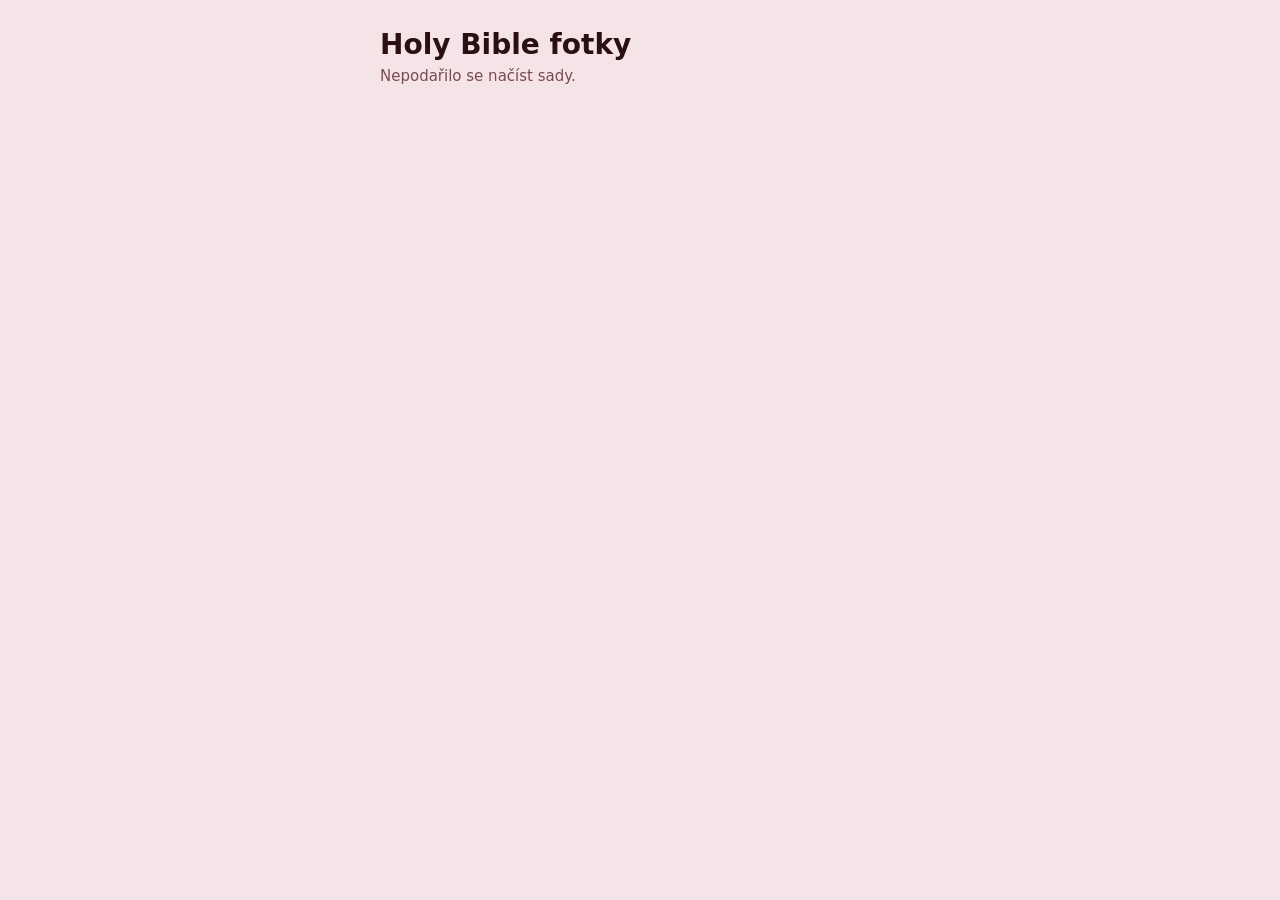
<file: index.html>
<!doctype html><html lang="cs"><head><meta charset="utf-8"><meta name="viewport" content="width=device-width,initial-scale=1"><meta name="robots" content="noindex,nofollow"><title>Holy Bible fotky</title>
<style>
body{margin:0;background:#F4E4E7;font-family:-apple-system,system-ui,sans-serif;color:#2A0F14}
main{max-width:520px;margin:0 auto;padding:28px 16px 60px}
h1{font-size:28px;margin:0 0 6px}p.d{margin:0 0 22px;color:#7a4a54;font-size:15px}
.s{background:#FBF6F3;border-radius:22px;padding:14px;margin:0 0 12px;display:flex;align-items:center;gap:12px}
.s img{width:54px;height:72px;object-fit:cover;border-radius:10px;flex-shrink:0}
.s div{flex:1;min-width:0}.s b{display:block;font-size:17px}.s small{color:#8a6a70;font-size:13px}
.s button{border:0;border-radius:14px;padding:12px 14px;background:#5A1A26;color:#fff;font-weight:700;font-size:15px;flex-shrink:0}
.s button:disabled{opacity:.6}.s button.ok{background:#2A0F14}.s button.cp{background:#fff;color:#2A0F14;box-shadow:inset 0 0 0 1.5px rgba(90,26,38,.25)}
</style></head><body><main><h1>Holy Bible fotky</h1><p class="d" id="d">Klepni na Uložit, počkej, klepni znovu a dej „Uložit 7 obrázků“. Popisek zkopíruje text s hashtagy.</p><div id="l"></div></main>
<script>
const R='https://raw.githubusercontent.com/ulet-app/couplebait-web/claude/project-thread-xwc9zt/';
fetch(R+'sets.json?'+Date.now()).then(r=>r.json()).then(j=>{const v=Date.now();document.getElementById('d').textContent='Sady z '+j.date.split('-').reverse().join('. ')+'. Klepni na Uložit, počkej, klepni znovu a dej „Uložit 7 obrázků“. Popisek zkopíruje text s hashtagy.';
j.sets.forEach((name,k)=>{const n=k+1,el=document.createElement('div');el.className='s';
el.innerHTML=`<img src="${R}${n}/1.jpg?${v}" alt=""><div><b>${n}. ${name}</b><small>7 fotek</small></div><button type="button">Uložit</button><button type="button" class="cp">Popisek</button>`;
const cp=el.querySelector('.cp');cp.onclick=async()=>{try{await navigator.clipboard.writeText(j.captions[k]);cp.textContent='Zkopírováno ✓'}catch(e){cp.textContent='Nejde'}setTimeout(()=>cp.textContent='Popisek',2000)};const b=el.querySelector('button'),sm=el.querySelector('small');let files=null;
b.onclick=async()=>{if(!files){b.disabled=true;sm.textContent='Načítám…';try{const a=[];for(let i=1;i<=7;i++){const r=await fetch(`${R}${n}/${i}.jpg?${v}`);if(!r.ok)throw 0;a.push(new File([await r.blob()],`${n}-${i}.jpg`,{type:'image/jpeg'}))}
 if(!navigator.canShare||!navigator.canShare({files:a})){sm.textContent='Tady to nejde, otevři v Safari.';b.disabled=false;return}files=a;b.textContent='Do Fotek';b.classList.add('ok');sm.textContent='Klepni znovu';}catch(e){sm.textContent='Chyba načtení, zkus znovu.'}b.disabled=false;return}
 try{await navigator.share({files});sm.textContent='Hotovo ✓'}catch(e){sm.textContent=e.name==='AbortError'?'Zrušeno':'Chyba: '+e.name}};
document.getElementById('l').appendChild(el)})}).catch(()=>{document.getElementById('d').textContent='Nepodařilo se načíst sady.'});
</script></body></html>
</file>
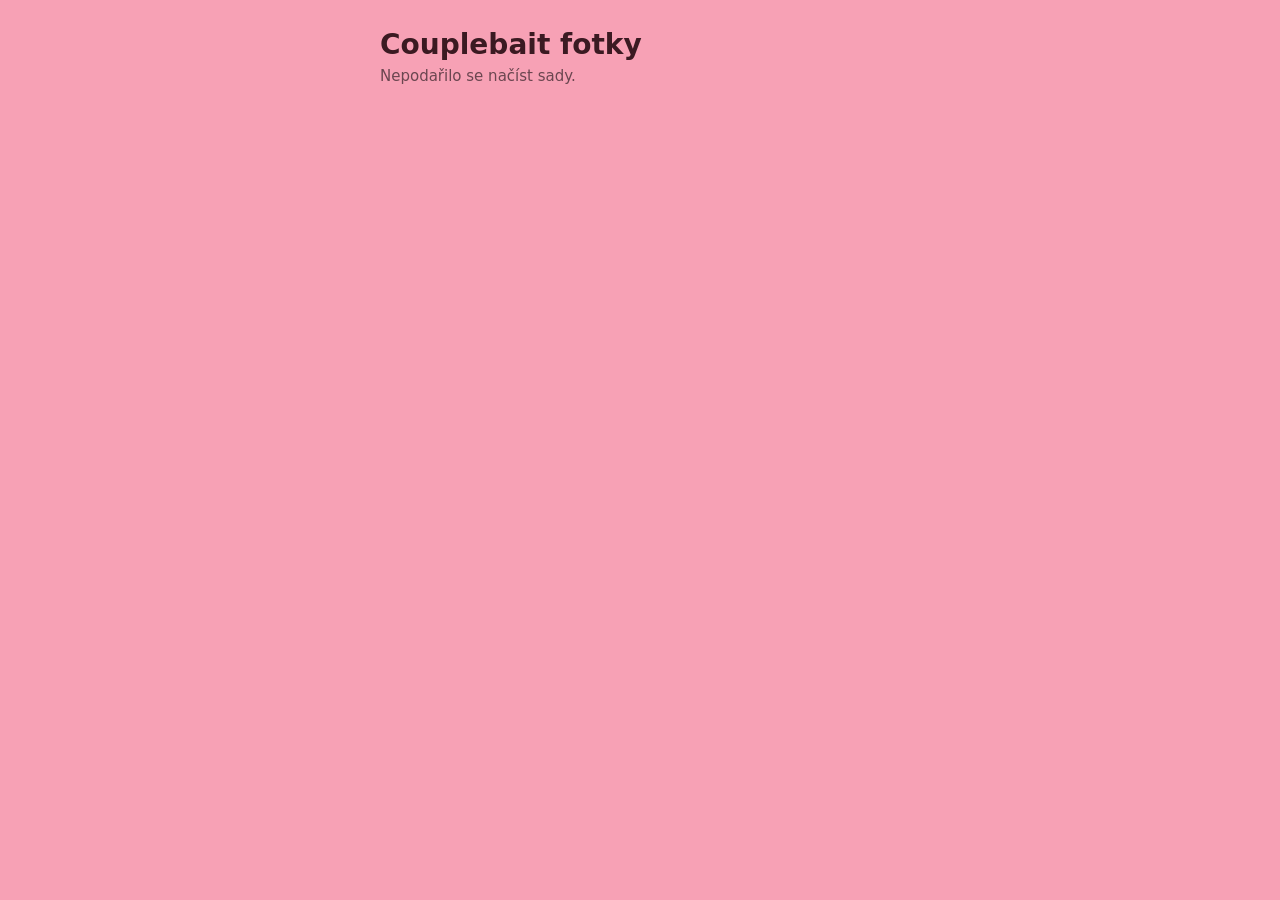
<file: fotky/index.html>
<!doctype html><html lang="cs"><head><meta charset="utf-8"><meta name="viewport" content="width=device-width,initial-scale=1"><meta name="robots" content="noindex,nofollow"><title>Couplebait fotky</title>
<style>
body{margin:0;background:#F7A1B5;font-family:-apple-system,system-ui,sans-serif;color:#3B1A22}
main{max-width:520px;margin:0 auto;padding:28px 16px 60px}
h1{font-size:28px;margin:0 0 6px}p.d{margin:0 0 22px;color:#6b4650;font-size:15px}
.s{background:#FFF8F5;border-radius:22px;padding:14px;margin:0 0 12px;display:flex;align-items:center;gap:12px}
.s img{width:54px;height:72px;object-fit:cover;border-radius:10px;flex-shrink:0}
.s div{flex:1;min-width:0}.s b{display:block;font-size:17px}.s small{color:#8A6A70;font-size:13px}
.s button{border:0;border-radius:14px;padding:12px 14px;background:#E8436A;color:#fff;font-weight:700;font-size:15px;flex-shrink:0}
.s button:disabled{opacity:.6}.s button.ok{background:#3B1A22}.s button.cp{background:#fff;color:#3B1A22;box-shadow:inset 0 0 0 1.5px rgba(59,26,34,.2)}
</style></head><body><main><h1>Couplebait fotky</h1><p class="d" id="d">Klepni na Uložit, počkej, klepni znovu a dej „Uložit 7 obrázků“. Popisek zkopíruje text s hashtagy.</p><div id="l"></div></main>
<script>
const R='https://raw.githubusercontent.com/ulet-app/couplebait-web/claude/project-thread-qf01mp/';
fetch(R+'sets.json?'+Date.now()).then(r=>r.json()).then(j=>{const v=Date.now();document.getElementById('d').textContent='Sady z '+j.date.split('-').reverse().join('. ')+'. Klepni na Uložit, počkej, klepni znovu a dej „Uložit 7 obrázků“. Popisek zkopíruje text s hashtagy.';
j.sets.forEach((name,k)=>{const n=k+1,el=document.createElement('div');el.className='s';
el.innerHTML=`<img src="${R}${n}/1.jpg?${v}" alt=""><div><b>${n}. ${name}</b><small>7 fotek</small></div><button type="button">Uložit</button><button type="button" class="cp">Popisek</button>`;
const cp=el.querySelector('.cp');cp.onclick=async()=>{try{await navigator.clipboard.writeText(j.captions[k]);cp.textContent='Zkopírováno ✓'}catch(e){cp.textContent='Nejde'}setTimeout(()=>cp.textContent='Popisek',2000)};const b=el.querySelector('button'),sm=el.querySelector('small');let files=null;
b.onclick=async()=>{if(!files){b.disabled=true;sm.textContent='Načítám…';try{const a=[];for(let i=1;i<=7;i++){const r=await fetch(`${R}${n}/${i}.jpg?${v}`);if(!r.ok)throw 0;a.push(new File([await r.blob()],`${n}-${i}.jpg`,{type:'image/jpeg'}))}
 if(!navigator.canShare||!navigator.canShare({files:a})){sm.textContent='Tady to nejde, otevři v Safari.';b.disabled=false;return}files=a;b.textContent='Do Fotek';b.classList.add('ok');sm.textContent='Klepni znovu';}catch(e){sm.textContent='Chyba načtení, zkus znovu.'}b.disabled=false;return}
 try{await navigator.share({files});sm.textContent='Hotovo ✓'}catch(e){sm.textContent=e.name==='AbortError'?'Zrušeno':'Chyba: '+e.name}};
document.getElementById('l').appendChild(el)})}).catch(()=>{document.getElementById('d').textContent='Nepodařilo se načíst sady.'});
</script></body></html>
</file>
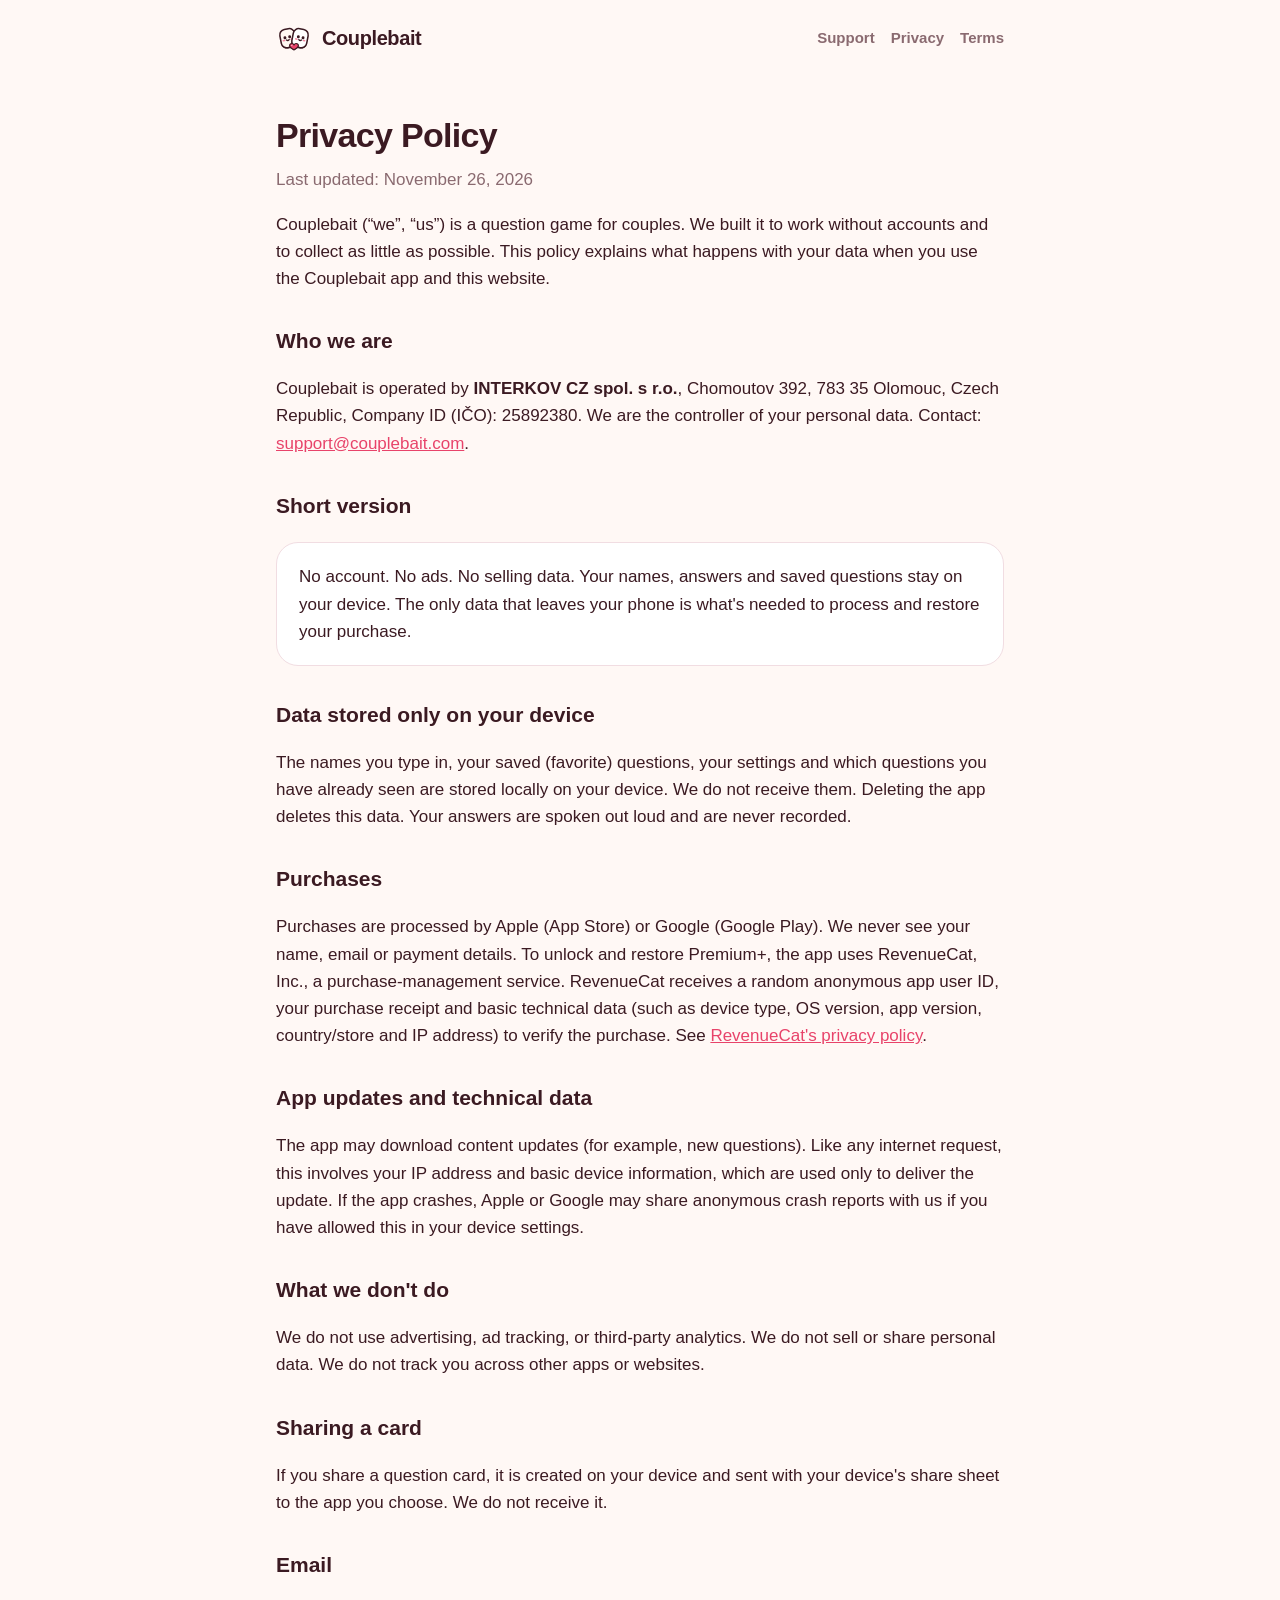
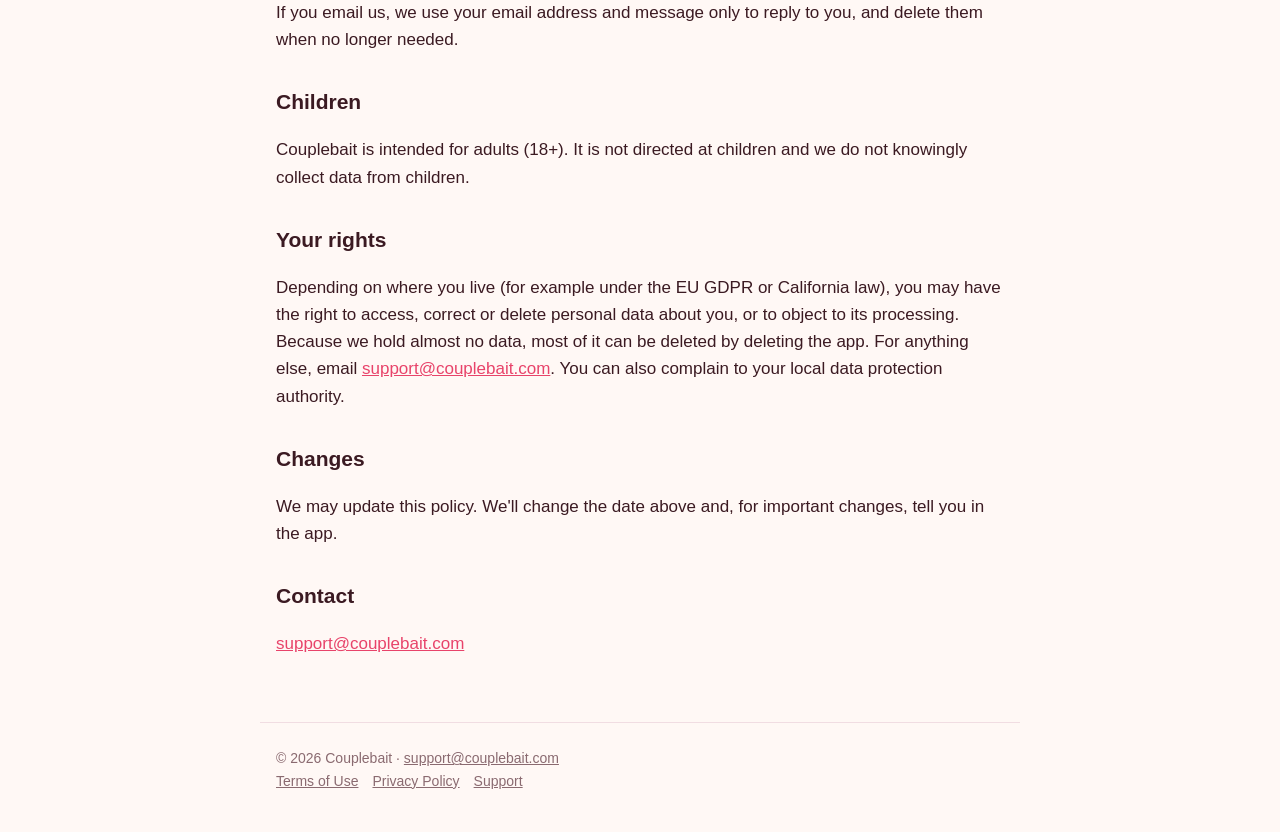
<file: privacy/index.html>
<!doctype html>
<html lang="en"><head><meta charset="utf-8"><meta name="viewport" content="width=device-width,initial-scale=1">
<title>Privacy Policy – Couplebait</title><meta name="description" content="How Couplebait handles your data.">
<link rel="icon" href="/favicon.png"><link rel="apple-touch-icon" href="/icon.png"><link rel="stylesheet" href="/style.css">
</head><body>
<header><a class="brand" href="/"><img src="/logo.svg" alt="">Couplebait</a>
<nav><a href="/support">Support</a><a href="/privacy">Privacy</a><a href="/terms">Terms</a></nav></header>
<main>
<div class="doc">
<h1>Privacy Policy</h1>
<p class="updated">Last updated: November 26, 2026</p>
<p>Couplebait (“we”, “us”) is a question game for couples. We built it to work without accounts and to collect as little as possible. This policy explains what happens with your data when you use the Couplebait app and this website.</p>
<h2>Who we are</h2>
<p>Couplebait is operated by <strong>INTERKOV CZ spol. s r.o.</strong>, Chomoutov 392, 783 35 Olomouc, Czech Republic, Company ID (IČO): 25892380. We are the controller of your personal data. Contact: <a href="mailto:support@couplebait.com">support@couplebait.com</a>.</p>
<h2>Short version</h2>
<div class="box">No account. No ads. No selling data. Your names, answers and saved questions stay on your device. The only data that leaves your phone is what's needed to process and restore your purchase.</div>
<h2>Data stored only on your device</h2>
<p>The names you type in, your saved (favorite) questions, your settings and which questions you have already seen are stored locally on your device. We do not receive them. Deleting the app deletes this data. Your answers are spoken out loud and are never recorded.</p>
<h2>Purchases</h2>
<p>Purchases are processed by Apple (App Store) or Google (Google Play). We never see your name, email or payment details. To unlock and restore Premium+, the app uses RevenueCat, Inc., a purchase‑management service. RevenueCat receives a random anonymous app user ID, your purchase receipt and basic technical data (such as device type, OS version, app version, country/store and IP address) to verify the purchase. See <a href="https://www.revenuecat.com/privacy">RevenueCat's privacy policy</a>.</p>
<h2>App updates and technical data</h2>
<p>The app may download content updates (for example, new questions). Like any internet request, this involves your IP address and basic device information, which are used only to deliver the update. If the app crashes, Apple or Google may share anonymous crash reports with us if you have allowed this in your device settings.</p>
<h2>What we don't do</h2>
<p>We do not use advertising, ad tracking, or third‑party analytics. We do not sell or share personal data. We do not track you across other apps or websites.</p>
<h2>Sharing a card</h2>
<p>If you share a question card, it is created on your device and sent with your device's share sheet to the app you choose. We do not receive it.</p>
<h2>Email</h2>
<p>If you email us, we use your email address and message only to reply to you, and delete them when no longer needed.</p>
<h2>Children</h2>
<p>Couplebait is intended for adults (18+). It is not directed at children and we do not knowingly collect data from children.</p>
<h2>Your rights</h2>
<p>Depending on where you live (for example under the EU GDPR or California law), you may have the right to access, correct or delete personal data about you, or to object to its processing. Because we hold almost no data, most of it can be deleted by deleting the app. For anything else, email <a href="mailto:support@couplebait.com">support@couplebait.com</a>. You can also complain to your local data protection authority.</p>
<h2>Changes</h2>
<p>We may update this policy. We'll change the date above and, for important changes, tell you in the app.</p>
<h2>Contact</h2>
<p><a href="mailto:support@couplebait.com">support@couplebait.com</a></p>
</div>
</main>
<footer>© 2026 Couplebait · <a href="mailto:support@couplebait.com">support@couplebait.com</a><br><a href="/terms">Terms of Use</a><a href="/privacy">Privacy Policy</a><a href="/support">Support</a></footer>
</body></html>
</file>
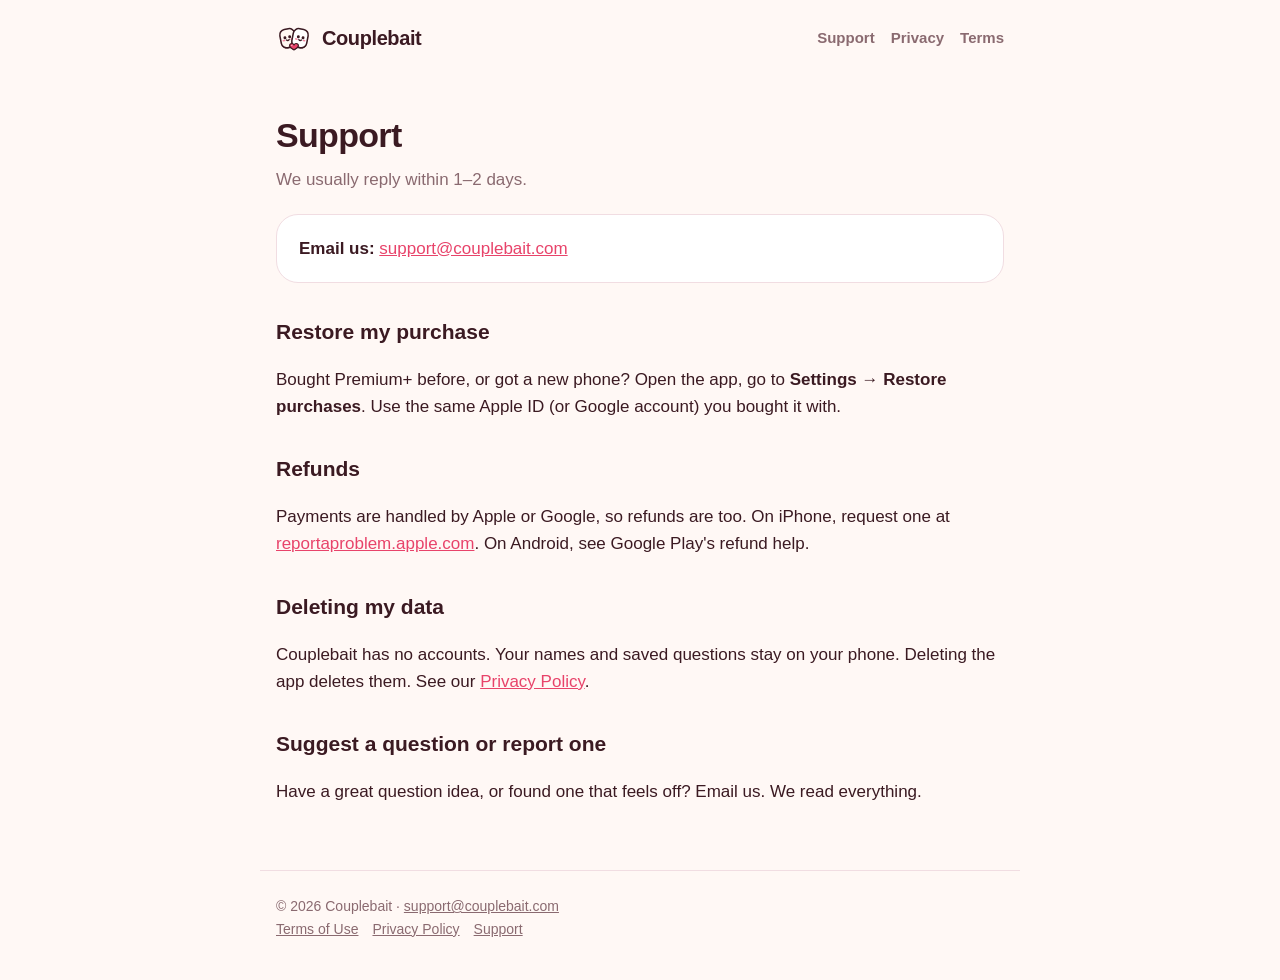
<file: support/index.html>
<!doctype html>
<html lang="en"><head><meta charset="utf-8"><meta name="viewport" content="width=device-width,initial-scale=1">
<title>Support – Couplebait</title><meta name="description" content="Get help with Couplebait.">
<link rel="icon" href="/favicon.png"><link rel="apple-touch-icon" href="/icon.png"><link rel="stylesheet" href="/style.css">
</head><body>
<header><a class="brand" href="/"><img src="/logo.svg" alt="">Couplebait</a>
<nav><a href="/support">Support</a><a href="/privacy">Privacy</a><a href="/terms">Terms</a></nav></header>
<main>
<div class="doc">
<h1>Support</h1>
<p class="updated">We usually reply within 1–2 days.</p>
<div class="box"><strong>Email us:</strong> <a href="mailto:support@couplebait.com">support@couplebait.com</a></div>
<h2>Restore my purchase</h2>
<p>Bought Premium+ before, or got a new phone? Open the app, go to <strong>Settings → Restore purchases</strong>. Use the same Apple ID (or Google account) you bought it with.</p>
<h2>Refunds</h2>
<p>Payments are handled by Apple or Google, so refunds are too. On iPhone, request one at <a href="https://reportaproblem.apple.com">reportaproblem.apple.com</a>. On Android, see Google Play's refund help.</p>
<h2>Deleting my data</h2>
<p>Couplebait has no accounts. Your names and saved questions stay on your phone. Deleting the app deletes them. See our <a href="/privacy">Privacy Policy</a>.</p>
<h2>Suggest a question or report one</h2>
<p>Have a great question idea, or found one that feels off? Email us. We read everything.</p>
</div>
</main>
<footer>© 2026 Couplebait · <a href="mailto:support@couplebait.com">support@couplebait.com</a><br><a href="/terms">Terms of Use</a><a href="/privacy">Privacy Policy</a><a href="/support">Support</a></footer>
</body></html>
</file>
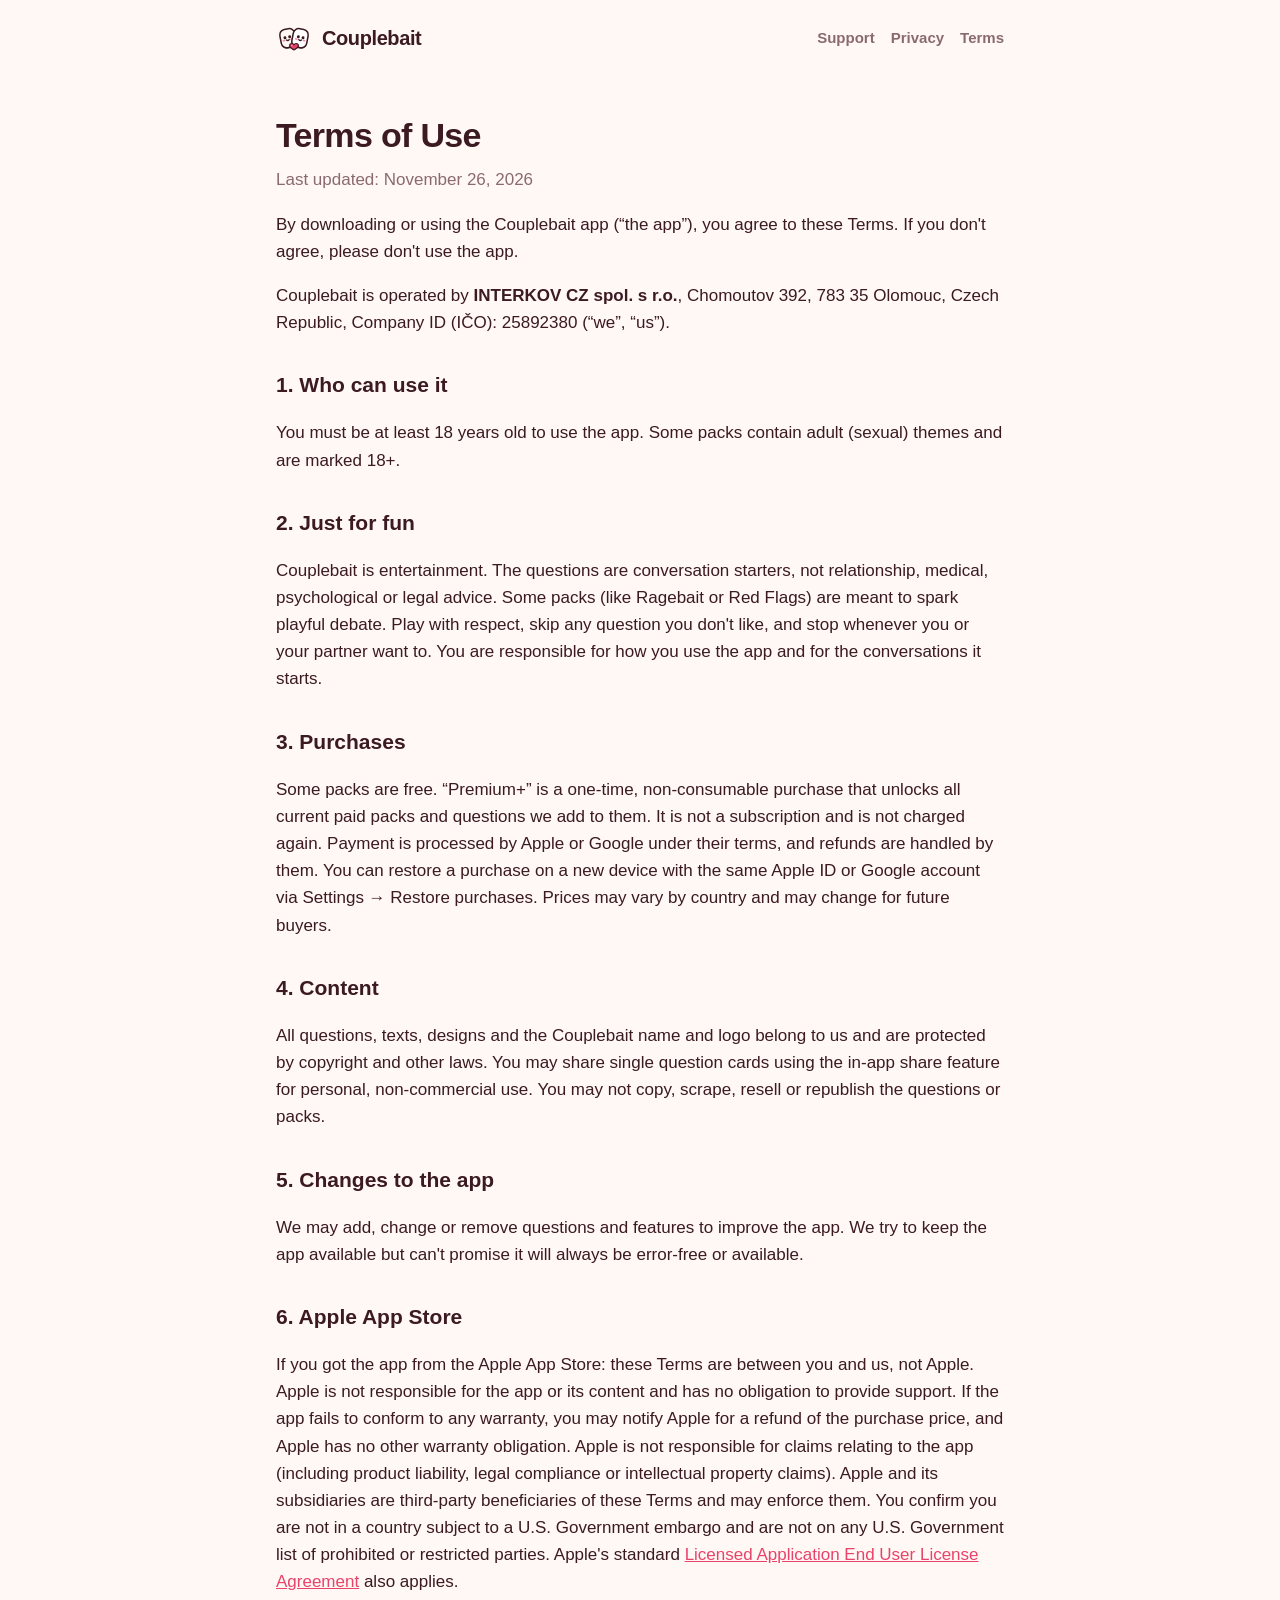
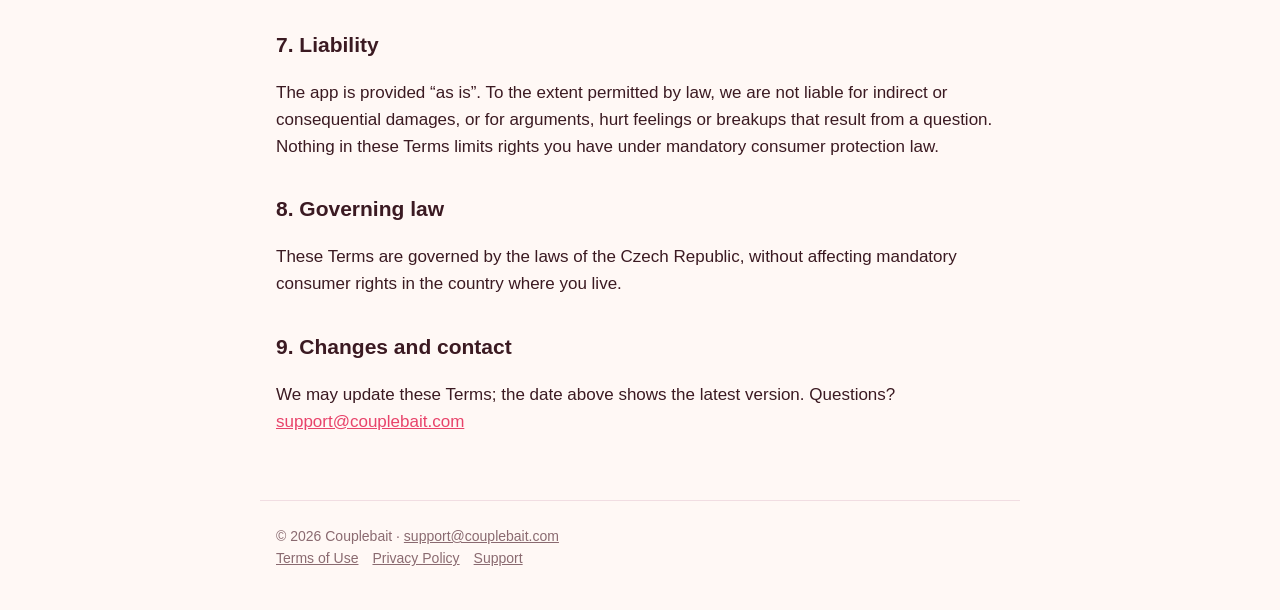
<file: terms/index.html>
<!doctype html>
<html lang="en"><head><meta charset="utf-8"><meta name="viewport" content="width=device-width,initial-scale=1">
<title>Terms of Use – Couplebait</title><meta name="description" content="Terms of Use for the Couplebait app.">
<link rel="icon" href="/favicon.png"><link rel="apple-touch-icon" href="/icon.png"><link rel="stylesheet" href="/style.css">
</head><body>
<header><a class="brand" href="/"><img src="/logo.svg" alt="">Couplebait</a>
<nav><a href="/support">Support</a><a href="/privacy">Privacy</a><a href="/terms">Terms</a></nav></header>
<main>
<div class="doc">
<h1>Terms of Use</h1>
<p class="updated">Last updated: November 26, 2026</p>
<p>By downloading or using the Couplebait app (“the app”), you agree to these Terms. If you don't agree, please don't use the app.</p>
<p>Couplebait is operated by <strong>INTERKOV CZ spol. s r.o.</strong>, Chomoutov 392, 783 35 Olomouc, Czech Republic, Company ID (IČO): 25892380 (“we”, “us”).</p>
<h2>1. Who can use it</h2>
<p>You must be at least 18 years old to use the app. Some packs contain adult (sexual) themes and are marked 18+.</p>
<h2>2. Just for fun</h2>
<p>Couplebait is entertainment. The questions are conversation starters, not relationship, medical, psychological or legal advice. Some packs (like Ragebait or Red Flags) are meant to spark playful debate. Play with respect, skip any question you don't like, and stop whenever you or your partner want to. You are responsible for how you use the app and for the conversations it starts.</p>
<h2>3. Purchases</h2>
<p>Some packs are free. “Premium+” is a one‑time, non‑consumable purchase that unlocks all current paid packs and questions we add to them. It is not a subscription and is not charged again. Payment is processed by Apple or Google under their terms, and refunds are handled by them. You can restore a purchase on a new device with the same Apple ID or Google account via Settings → Restore purchases. Prices may vary by country and may change for future buyers.</p>
<h2>4. Content</h2>
<p>All questions, texts, designs and the Couplebait name and logo belong to us and are protected by copyright and other laws. You may share single question cards using the in‑app share feature for personal, non‑commercial use. You may not copy, scrape, resell or republish the questions or packs.</p>
<h2>5. Changes to the app</h2>
<p>We may add, change or remove questions and features to improve the app. We try to keep the app available but can't promise it will always be error‑free or available.</p>
<h2>6. Apple App Store</h2>
<p>If you got the app from the Apple App Store: these Terms are between you and us, not Apple. Apple is not responsible for the app or its content and has no obligation to provide support. If the app fails to conform to any warranty, you may notify Apple for a refund of the purchase price, and Apple has no other warranty obligation. Apple is not responsible for claims relating to the app (including product liability, legal compliance or intellectual property claims). Apple and its subsidiaries are third‑party beneficiaries of these Terms and may enforce them. You confirm you are not in a country subject to a U.S. Government embargo and are not on any U.S. Government list of prohibited or restricted parties. Apple's standard <a href="https://www.apple.com/legal/internet-services/itunes/dev/stdeula/">Licensed Application End User License Agreement</a> also applies.</p>
<h2>7. Liability</h2>
<p>The app is provided “as is”. To the extent permitted by law, we are not liable for indirect or consequential damages, or for arguments, hurt feelings or breakups that result from a question. Nothing in these Terms limits rights you have under mandatory consumer protection law.</p>
<h2>8. Governing law</h2>
<p>These Terms are governed by the laws of the Czech Republic, without affecting mandatory consumer rights in the country where you live.</p>
<h2>9. Changes and contact</h2>
<p>We may update these Terms; the date above shows the latest version. Questions? <a href="mailto:support@couplebait.com">support@couplebait.com</a></p>
</div>
</main>
<footer>© 2026 Couplebait · <a href="mailto:support@couplebait.com">support@couplebait.com</a><br><a href="/terms">Terms of Use</a><a href="/privacy">Privacy Policy</a><a href="/support">Support</a></footer>
</body></html>
</file>
<file: style.css>
:root{--bg:#FFF8F5;--card:#fff;--text:#3B1A22;--muted:#8A6A70;--border:#F1DDE2;--accent:#E8436A;--soft:#FBD3DC;--pink:#F7A1B5}
*{box-sizing:border-box}
html{scroll-behavior:smooth}
body{margin:0;background:var(--bg);color:var(--text);font:17px/1.6 Inter,-apple-system,BlinkMacSystemFont,"SF Pro Text","Segoe UI",Roboto,Helvetica,Arial,sans-serif;-webkit-font-smoothing:antialiased;overflow-x:hidden}
a{color:var(--accent)}
header{display:flex;align-items:center;justify-content:space-between;max-width:760px;margin:0 auto;padding:20px 16px}
header a.brand{display:flex;align-items:center;gap:10px;font-weight:800;font-size:20px;color:var(--text);text-decoration:none;letter-spacing:-.02em}
header a.brand img{width:36px;height:36px;border-radius:9px}
nav a{color:var(--muted);text-decoration:none;margin-left:16px;font-weight:600;font-size:15px}
nav a:hover{color:var(--text)}
main{max-width:760px;margin:0 auto;padding:8px 16px 48px}
.doc h1{font-size:34px;letter-spacing:-.02em;margin:24px 0 4px}
.doc .updated{color:var(--muted);margin-top:0}
.doc h2{font-size:21px;margin-top:32px}
.box{background:var(--card);border:1px solid var(--border);border-radius:22px;padding:20px 22px;margin:20px 0}
footer{max-width:760px;margin:0 auto;padding:24px 16px 40px;color:var(--muted);font-size:14px;border-top:1px solid var(--border)}
footer a{color:var(--muted);margin-right:14px}

/* ---------- Landing ---------- */
.home{background:var(--bg)}
.home nav{display:flex;align-items:center}
.nav-cta{background:var(--text);color:#fff!important;padding:9px 16px;border-radius:999px}
.hl{background:#fff;color:var(--accent);padding:0 .22em;border-radius:.28em;box-decoration-break:clone;-webkit-box-decoration-break:clone}

.hero-scroll{position:relative;height:360vh;background:var(--pink);border-radius:0 0 48px 48px}
.hero-sticky{position:sticky;top:0;height:100vh;height:100svh;display:flex;align-items:center;overflow:hidden}
.hero{width:100%;max-width:1120px;margin:0 auto;padding:0 24px 24px;display:grid;grid-template-columns:1.1fr .9fr;gap:40px;align-items:center}
.home header.top{position:absolute;left:0;right:0;max-width:none;z-index:20}
.home header.top>*{position:relative}
.home header.top{padding:20px max(24px,calc(50vw - 536px))}
.eyebrow{display:inline-block;background:rgba(255,255,255,.55);border-radius:999px;padding:6px 14px;font-weight:700;font-size:14px;margin:0 0 18px}
.hero h1{font-size:clamp(40px,6.2vw,76px);line-height:1;letter-spacing:-.045em;font-weight:900;margin:0}
.hero h1 .big{display:block;font-size:1.35em;letter-spacing:-.06em}
.hero h1 .hl{display:inline-block;margin-top:.08em}
.lead{font-size:20px;line-height:1.5;max-width:460px;margin:22px 0 0;font-weight:500}
.cta-row{display:flex;align-items:center;gap:16px;flex-wrap:wrap;margin-top:30px}
.cta-row.center{justify-content:center}
.cta-note{font-size:14px;font-weight:600;opacity:.75}
.store-btn{display:inline-flex;align-items:center;gap:10px;background:#000;color:#fff;border-radius:14px;padding:10px 20px 10px 16px;text-decoration:none;transition:transform .2s ease}
.store-btn:hover{transform:translateY(-2px)}
.store-btn svg{width:28px;height:28px}
.store-btn span{display:flex;flex-direction:column;font-weight:700;font-size:21px;line-height:1.1;letter-spacing:-.02em}
.store-btn small{font-size:11px;font-weight:500;letter-spacing:0}
.scroll-cue{position:absolute;bottom:22px;left:50%;width:26px;height:42px;margin-left:-13px;border:2.5px solid rgba(59,26,34,.35);border-radius:14px}
.scroll-cue span{position:absolute;left:50%;top:8px;width:4px;height:8px;margin-left:-2px;border-radius:2px;background:rgba(59,26,34,.5);animation:cue 1.8s ease-in-out infinite}
@keyframes cue{0%{opacity:0;transform:translateY(0)}30%{opacity:1}100%{opacity:0;transform:translateY(12px)}}

/* phone */
.hero-phone{position:relative;display:flex;justify-content:center}
.phone{--h:min(640px,80svh);height:var(--h);width:calc(var(--h)*.4615);border-radius:calc(var(--h)*.08);padding:calc(var(--h)*.017);background:linear-gradient(135deg,#5b5a5f,#1c1c1f 18%,#3d3c41 45%,#151517 70%,#4a494e);box-shadow:0 40px 80px rgba(59,26,34,.35),inset 0 0 0 1.5px rgba(255,255,255,.2);position:relative;font-size:calc(var(--h)/640*16px)}
.screen{position:relative;width:100%;height:100%;border-radius:calc(var(--h)*.065);background:var(--bg);overflow:hidden;box-shadow:0 0 0 calc(var(--h)*.006) #050505}
.status{display:flex;justify-content:space-between;align-items:center;padding:1em 1.4em 0 1.9em;font-size:.88em;height:3em}
.island{position:absolute;left:50%;top:.7em;transform:translateX(-50%);width:6.2em;height:1.8em;background:#000;border-radius:2em}
.sig{display:flex;gap:.35em;align-items:center}.sig svg{height:.72em;fill:var(--text);color:var(--text)}
.appbar{display:flex;justify-content:space-between;align-items:center;padding:.9em .95em 0;position:relative;z-index:60}
.pill-back,.round{background:#fff;border-radius:999px;box-shadow:0 2px 8px rgba(59,26,34,.08);font-weight:700;font-size:.82em}
.pill-back{display:flex;align-items:center;gap:.3em;padding:.55em 1em .55em .7em}.pill-back svg{width:1.1em;height:1.1em}
.rounds{display:flex;gap:.45em}
.round{width:2.5em;height:2.5em;display:grid;place-items:center}.round svg{width:1.15em;height:1.15em}
.deck{position:absolute;left:0;right:0;top:7.6em;bottom:3.6em}
.qcard{position:absolute;left:5%;right:5%;top:50%;aspect-ratio:.72;translate:0 -50%;border-radius:2.1em;box-shadow:0 .5em 1.2em rgba(59,26,34,.10);will-change:transform,opacity;transform-origin:50% 60%}
.ghost{position:absolute;left:50%;top:50%;width:4.4em;translate:-50% -50%}
.face{position:absolute;inset:0;padding:1em;display:flex;flex-direction:column}
.qtop{display:flex;justify-content:space-between;align-items:center;gap:.4em}.qtop .cnt{flex-shrink:0}.qtop .chip{min-width:0;overflow:hidden;text-overflow:ellipsis}
.chip{background:rgba(255,255,255,.78);border-radius:1em;padding:.42em .6em;font-weight:700;font-size:.78em;letter-spacing:-.01em;white-space:nowrap}
.chip i{font-style:normal;color:var(--muted);margin-left:.15em}
.cnt{white-space:nowrap;font-size:.7em;font-weight:600;color:var(--muted)}
.asks{margin:auto 0 .6em;text-align:center;letter-spacing:.14em;font-size:.68em;font-weight:700;color:var(--muted)}
.qt{margin:0 0 auto;text-align:center;font-weight:800;font-size:1.32em;line-height:1.18;letter-spacing:-.03em;padding:0 .2em}
.qfoot{display:flex;justify-content:space-between;align-items:center}
.qround{width:2.6em;height:2.6em;border-radius:50%;background:#fff;display:grid;place-items:center}
.qround svg{width:1.15em;fill:none;stroke:var(--text);stroke-width:2.4;stroke-linecap:round;stroke-linejoin:round}
.qround.heart svg{stroke:var(--accent)}
.mark{display:flex;align-items:center;gap:.3em;font-weight:700;font-size:.8em;opacity:.55}.mark img{width:1.3em}
.swipe-hint{position:absolute;bottom:1.2em;width:100%;text-align:center;font-size:.8em;color:var(--muted);margin:0;font-weight:600}

/* sections */
.home section h2{font-size:clamp(32px,4.4vw,48px);line-height:1.05;letter-spacing:-.04em;font-weight:900;margin:0 0 12px;text-align:center}
.how{max-width:1000px;margin:72px auto 0;padding:0 24px;display:grid;grid-template-columns:repeat(3,1fr);gap:16px}
.step{background:#fff;border:1px solid var(--border);border-radius:26px;padding:24px}
.num{display:grid;place-items:center;width:36px;height:36px;border-radius:50%;background:var(--soft);color:var(--accent);font-weight:800}
.step h3,.feat h3{margin:14px 0 4px;font-size:19px;letter-spacing:-.02em}
.step p,.feat p{margin:0;color:var(--muted);font-size:15.5px;line-height:1.5}

.gallery-wrap{margin:88px 0 0}
.gallery{display:flex;gap:16px;overflow-x:auto;scroll-snap-type:x mandatory;padding:20px max(24px,calc(50vw - 560px)) 28px;scrollbar-width:none}
.gallery::-webkit-scrollbar{display:none}
.gallery img{flex:0 0 auto;width:240px;height:auto;border-radius:28px;scroll-snap-align:center;box-shadow:0 18px 40px rgba(59,26,34,.16)}

.packs{max-width:1000px;margin:72px auto 0;padding:0 24px}
.sub{text-align:center;color:var(--muted);margin:0 0 28px;font-size:18px}
.pack-grid{columns:3 280px;column-gap:14px}
.pack-group{break-inside:avoid;margin-bottom:14px;background:#fff;border:1px solid var(--border);border-radius:26px;padding:20px 22px}
.pack-group h4{margin:0 0 12px;font-size:13px;text-transform:uppercase;letter-spacing:.1em;color:var(--muted)}
.chips{display:flex;flex-wrap:wrap;gap:8px}
.chips span{background:var(--bg);border-radius:14px;padding:7px 12px;font-weight:700;font-size:15px}
.pack-group em,.chips em{font-style:normal;font-size:11px;background:var(--text);color:#fff;border-radius:6px;padding:1px 5px;margin-left:3px;vertical-align:2px;letter-spacing:0}

.features{max-width:1000px;margin:72px auto 0;padding:0 24px;display:grid;grid-template-columns:repeat(3,1fr);gap:16px}
.feat{text-align:center;padding:12px}
.ico{width:56px;height:56px;margin:0 auto;border-radius:18px;background:var(--soft);display:grid;place-items:center}
.ico svg{width:26px;fill:none;stroke:var(--accent);stroke-width:2.4;stroke-linecap:round;stroke-linejoin:round}

.final{max-width:1072px;margin:88px auto 56px;background:var(--pink);border-radius:40px;padding:56px 24px;text-align:center}
.final-icon{width:88px;height:88px;border-radius:22px;box-shadow:0 12px 28px rgba(59,26,34,.2)}
.final h2{margin-top:18px!important}
.final p{font-size:18px;margin:0}
.store-btn.light{cursor:default}
.home footer{max-width:1072px}

@media(max-width:860px){
  .hero-scroll{height:440vh}
  .hero{display:block;padding:0 16px;height:100%;position:relative;text-align:center}
  .hero-sticky{align-items:stretch}
  .hero-text{position:absolute;left:16px;right:16px;top:max(76px,11svh);transform-origin:50% 0;will-change:transform,opacity}
  .eyebrow,.cta-note{display:none}
  .hero h1{font-size:clamp(36px,10.5vw,56px)}
  .hero h1 .big{font-size:1.45em}
  .lead{font-size:17px;margin:14px auto 0;max-width:340px}
  .hero .cta-row{justify-content:center;margin-top:22px}
  .hero-phone{position:absolute;left:0;right:0;top:calc((100svh - var(--ph))/2);--ph:min(600px,calc(100svh - 40px));will-change:transform}
  .phone{--h:var(--ph)}
  .scroll-cue{display:none}
  .lead{margin-left:auto;margin-right:auto}
  .hero .cta-row{justify-content:center}
  .how,.features{grid-template-columns:1fr}
  .step{display:grid;grid-template-columns:36px 1fr;column-gap:14px;padding:18px 20px}.step h3{margin:4px 0 2px}.step p{grid-column:2}
  .final{margin-left:16px;margin-right:16px}
}
@media(max-width:520px){
  nav a{margin-left:10px;font-size:14px}
  .home nav a:not(.nav-cta){display:none}
  .home header.top{padding:16px}
  .how,.packs,.features{padding:0 16px}
  .gallery img{width:200px}
}
@media(prefers-reduced-motion:reduce){.qcard{transition:none}}

.em{width:1.2em;height:1.2em;vertical-align:-.22em;display:inline-block}
</file>
